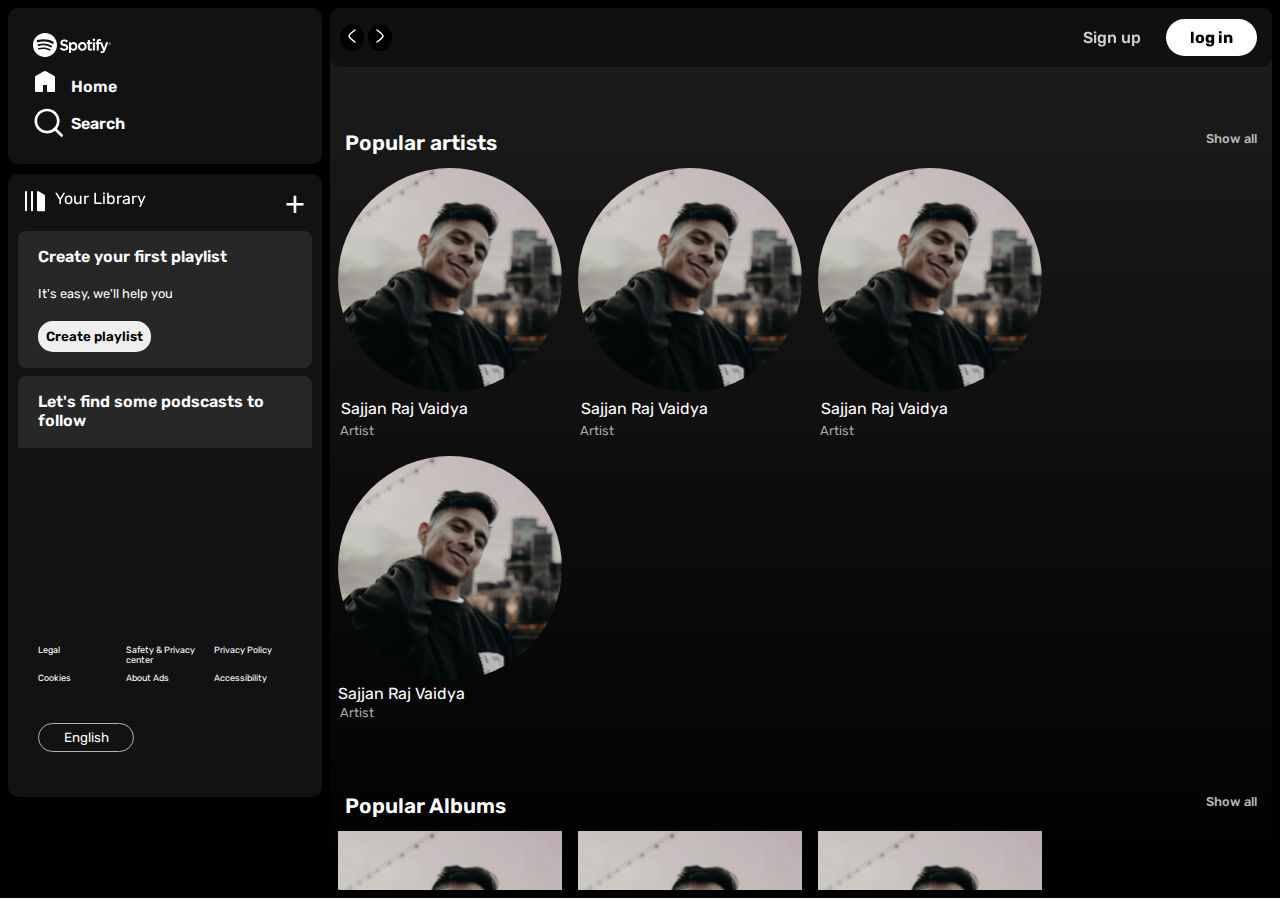
<file: index.html>
<!DOCTYPE html>
<html lang="en">

<head>
    <meta charset="UTF-8">
    <meta name="viewport" content="width=\, initial-scale=1.0">
    <title>Spotify Clone</title>
    <link rel="stylesheet" href="leftindex.css">
    <link rel="stylesheet" href="rightindex.css">
    <link rel="stylesheet" href="utility.css">
</head>

<body>
    <div class="container blackBg">
        <div class="left blackBg">

            <div class="top grayBg">
                <ul class="lists">
                    <li><img src="svgs/logo.svg" alt="logo" class="logo"></li>
                    <li><img src="svgs/home.svg" alt="home" class="home">Home</li>
                    <li><img src="svgs/search.svg" alt="search" class="search">Search</li>
                </ul>

            </div>


            <div class="bottom grayBg">
                <header class="bottomhead">
                    <span><img src="svgs/library.svg">Your Library</span>
                    <span id="plus">+</span>
                </header>
                
                <div class="bottommid grayBg">
                    <div class="bottomMid1 grayerBg">
                        <div class="bottomMidText1">Create your first playlist</div>
                        <div class="bottomMidText2">It's easy, we'll help you</div>
                        <button class="createPlaylist">Create playlist</button>
                    </div>
                    <div class="bottomMid1 grayerBg">
                        <div class="bottomMidText1">Let's find some podscasts to follow</div>
                        <div class="bottomMidText2">We'll keep you updated on new episodes.</div>
                        <button class="createPlaylist">Browse podcasts</button>
                    </div>

                </div>

                <footer class="bottomfooter_container">
                    <div class="bottomfooter">
                        <div>Legal</div>
                        <div>Safety & Privacy center</div>
                        <div>Privacy Policy</div>
                        <div>Cookies</div>
                        <div>About Ads</div>
                        <div>Accessibility</div>
                    </div>
                    <button class="lang_sel">English</button>
                </footer>

            </div>
        </div>



        <div class="right ">

            <div class="navbar">
                <div class="leftbtn">
                    <button class="arrow_btn"><img src="svgs/leftpointer.svg"> </button>
                    <button class="arrow_btn"><img src="svgs/rightpointer.svg"> </button>
                </div>
                <div class="rightbtn">
                    <button id="signup">Sign up</button>
                    <button id="login">log in</button>
                </div>
            </div>


            <div class="popularArtist">
                <div class="band">
                    <span id="span1">Popular artists</span>
                    <span id="span2">Show all</span>
                </div>
                <div class="profiles">


                    <div class="card" onclick="redirect()"><a href="index1.html"></a>
                        <div><img class="cardImage" src="svgs/sajjan.jpg"><img class="play" src="svgs/play.svg"></div>
                        <div class="name">Sajjan Raj Vaidya</div>
                        <div class="KnownAs">Artist</div>
                    </div>
                    <div class="card">
                        <img class="cardImage" src="svgs/sajjan.jpg"><img class="play" src="svgs/play.svg">
                        <div class="name">Sajjan Raj Vaidya</div>
                        <div class="KnownAs">Artist</div>
                    </div>
                    <div class="card">
                        <div><img class="cardImage" src="svgs/sajjan.jpg"><img class="play" src="svgs/play.svg"></div>
                        <div class="name">Sajjan Raj Vaidya</div>
                        <div class="KnownAs">Artist</div>
                    </div>
                    <div class="card">
                        <div><img class="cardImage" src="svgs/sajjan.jpg"><img class="play" src="svgs/play.svg"></div>
                        <div>Sajjan Raj Vaidya</div>
                        <div class="KnownAs">Artist</div>
                    </div>


                </div>
            </div>

            <div class="popularArtist">
                <div class="band">
                    <span id="span1">Popular Albums</span>
                    <span id="span2">Show all</span>
                </div>
                <div class="profiles">


                    <div class="card">
                        <div><img class="cardImage2" src="svgs/sajjan.jpg"><img class="play" src="svgs/play.svg"></div>
                        <div class="name">Sajjan Raj Vaidya</div>
                        <div class="KnownAs">Artist</div>
                    </div>
                    <div class="card">
                        <div><img class="cardImage2" src="svgs/sajjan.jpg"><img class="play" src="svgs/play.svg"></div>
                        <div class="name">Sajjan Raj Vaidya</div>
                        <div class="KnownAs">Artist</div>
                    </div>
                    <div class="card">
                        <div><img class="cardImage2" src="svgs/sajjan.jpg"><img class="play" src="svgs/play.svg"></div>
                        <div class="name">Sajjan Raj Vaidya</div>
                        <div class="KnownAs">Artist</div>
                    </div>
                    <div class="card">
                        <div><img class="cardImage2" src="svgs/sajjan.jpg"><img class="play" src="svgs/play.svg"></div>
                        <div class="name">Sajjan Raj Vaidya</div>
                        <div class="KnownAs">Artist</div>
                    </div>
                </div>
            </div>


            <div class="popularArtist">
                <div class="band">
                    <span id="span1">Popular radio</span>
                    <span id="span2">Show all</span>
                </div>
                <div class="profiles">


                    <div class="card">
                        <div><img class="cardImage2" src="svgs/sajjan.jpg"><img class="play" src="svgs/play.svg"></div>
                        <div class="name">Sajjan Raj Vaidya</div>
                        <div class="KnownAs">Artist</div>
                    </div>
                    <div class="card">
                        <div><img class="cardImage2" src="svgs/sajjan.jpg"><img class="play" src="svgs/play.svg"></div>
                        <div class="name">Sajjan Raj Vaidya</div>
                        <div class="KnownAs">Artist</div>
                    </div>
                    <div class="card">
                        <div><img class="cardImage2" src="svgs/sajjan.jpg"><img class="play" src="svgs/play.svg"></div>
                        <div class="name">Sajjan Raj Vaidya</div>
                        <div class="KnownAs">Artist</div>
                    </div>
                    <div class="card">
                        <div><img class="cardImage2" src="svgs/sajjan.jpg"><img class="play" src="svgs/play.svg"></div>
                        <div class="name">Sajjan Raj Vaidya</div>
                        <div class="KnownAs">Artist</div>
                    </div>
                </div>
            </div>

            <div class="endtextsContainer">
                <div class="endTexts">
                    <div class="column col1">
                        <div class="bold">Company</div>
                        <div class="endtext">About</div>
                        <div class="endtext">Jobs</div>
                        <div class="endtext">For The Record</div>
                    </div>
                    <div class="column col2">
                        <div class="bold">Communities</div>
                        <div class="endtext">For Artists</div>
                        <div class="endtext">Developers</div>
                        <div class="endtext">Advertising</div>
                        <div class="endtext">Investors</div>
                        <div class="endtext">Vendors</div>
                    </div>
                    <div class="column col3">
                        <div class="bold">Useful links</div>
                        <div class="endtext">Support</div>
                        <div class="endtext">Free Mobile App</div>
                    </div>
                    <div class="column col4">
                        <div class="bold">Spotify Plans</div>
                        <div class="endtext">Premium Individual</div>
                        <div class="endtext">Premium Duo</div>
                        <div class="endtext">Premium Family</div>
                        <div class="endtext">Premium Student</div>
                        <div class="endtext">Spotify Free</div>
                    </div>
                </div>
                <div class="SocialLogos">
                    <button class="socialLogo"><img src="svgs/insta.svg" alt="insta"></button>
                    <button class="socialLogo"><img src="svgs/twitter.svg" alt="twitter"></button>
                    <button class="socialLogo"><img src="svgs/facebook.svg" alt="facebook"></button>
                </div>
            </div>


            <div class="line"></div>
            <div class="copyright">© 2024 Spotify AB</div>
        </div>

    </div>


    <script src="index.js"></script>
</body>

</html>
</file>
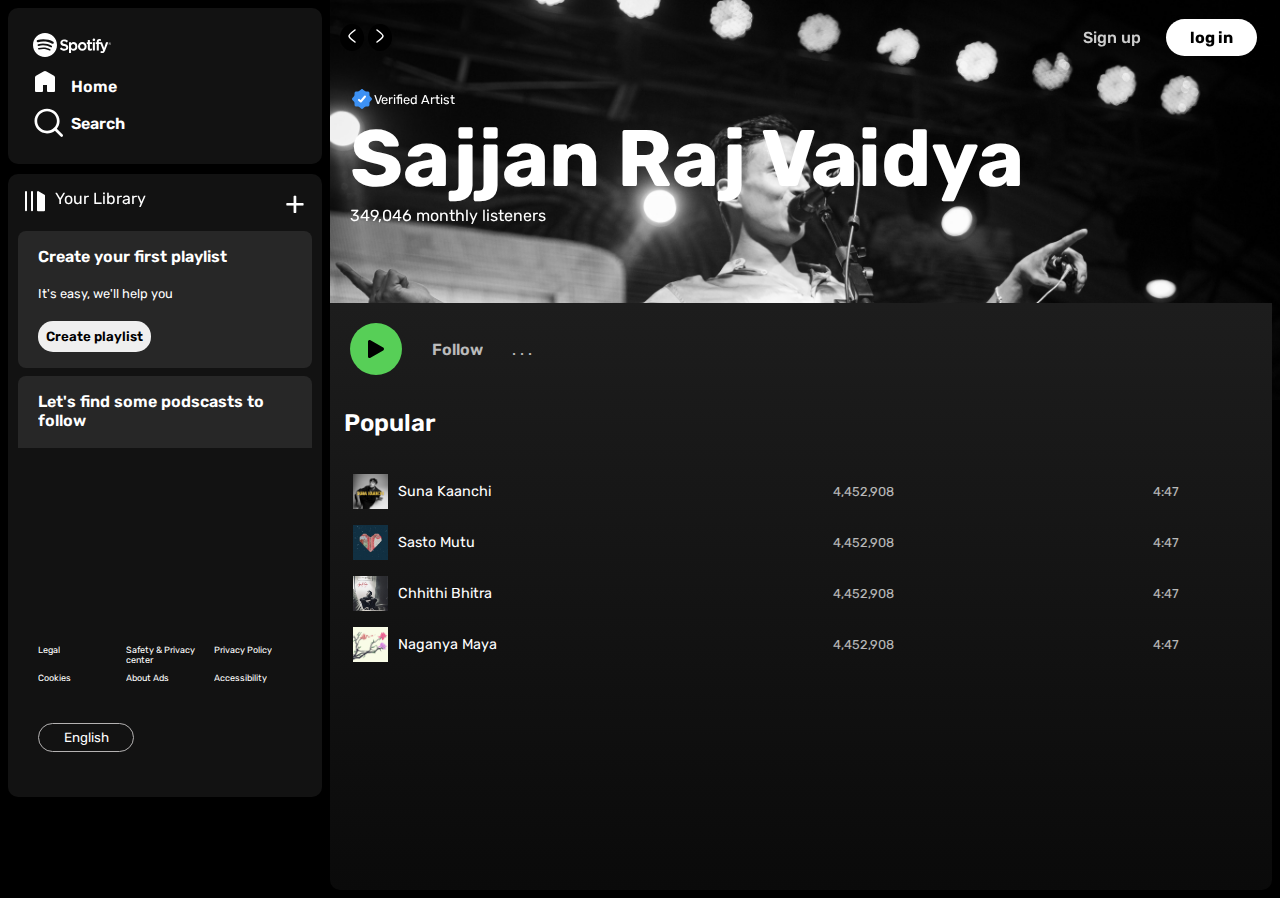
<file: index1.html>
<!DOCTYPE html>
<html lang="en">

<head>
    <meta charset="UTF-8">
    <meta name="viewport" content="width=device-width, initial-scale=1.0">
    <title>Artist Page</title>
    <link rel="stylesheet" href="leftindex.css">
    <link rel="stylesheet" href="rightindex.css">
    <link rel="stylesheet" href="utility.css">
    <link rel="stylesheet" href="index1.css">
</head>

<body>

    <div class="container blackBg">
        <div class="left blackBg">

            <div class="top grayBg">
                <ul class="lists">
                    <li><img src="svgs/logo.svg" alt="logo" class="logo"></li>
                    <li id="HomeButton"><img src="svgs/home.svg" alt="home" class="home">Home</li>
                    <li><img src="svgs/search.svg" alt="search" class="search">Search</li>
                </ul>

            </div>


            <div class="bottom grayBg">
                <header class="bottomhead">
                    <span><img src="svgs/library.svg">Your Library</span>
                    <span id="plus">+</span>
                </header>

                <div class="bottommid grayBg">
                    <div class="bottomMid1 grayerBg">
                        <div class="bottomMidText1">Create your first playlist</div>
                        <div class="bottomMidText2">It's easy, we'll help you</div>
                        <button class="createPlaylist">Create playlist</button>
                    </div>
                    <div class="bottomMid1 grayerBg">
                        <div class="bottomMidText1">Let's find some podscasts to follow</div>
                        <div class="bottomMidText2">We'll keep you updated on new episodes.</div>
                        <button class="createPlaylist">Browse podcasts</button>
                    </div>

                </div>

                <footer class="bottomfooter_container">
                    <div class="bottomfooter">
                        <div>Legal</div>
                        <div>Safety & Privacy center</div>
                        <div>Privacy Policy</div>
                        <div>Cookies</div>
                        <div>About Ads</div>
                        <div>Accessibility</div>
                    </div>
                    <button class="lang_sel">English</button>
                </footer>

            </div>
        </div>



        <div class="right">


            <div class="navbar20">
                <div class="leftbtn">
                    <button class="arrow_btn arrow_btn1"><img src="svgs/leftpointer.svg"> </button>
                    <button class="arrow_btn"><img src="svgs/rightpointer.svg"> </button>
                </div>
                <div class="rightbtn">
                    <button id="signup">Sign up</button>
                    <button id="login">log in</button>
                </div>
            </div>

            <div class="Banner">
            </div>

            <div class="imageContainer">
                <div class="imageContainerTexts index10">
                    <div class="verified"><img src="svgs/verified.svg">Verified Artist</div>
                    <div id="name">Sajjan Raj Vaidya</div>
                    <div id="listeners">349,046 monthly listeners</div>
                </div>

                <div class="songsContainer index10">
                    <div class="index2band">
                        <img id="playBut" src="svgs/play.svg">
                        <button class="follow">Follow</button>
                        <span id="threedot">. . .</span>
                    </div>
                    <div class="songsHolder">
                        <div id="popular">Popular</div>
                        <ol class="songs">


                            <li class="song song1">
                                <span class="songName" id="0">
                                    <img class="songImage" src="svgs/sunaKaanchicover.jpeg">Suna Kaanchi
                                </span>
                                <span class="plays">4,452,908</span>
                                 <span class="duration">4:47</span> 
                            </li>


                            <li class="song song2"><span class="songName" id="1"><img class="songImage" src="svgs/sastoMutuCover.jpeg">Sasto Mutu</span><span class="plays">4,452,908</span> <span class="duration">4:47</span> </li>


                            <li class="song song3" id="3"><span class="songName" id="2"><img class="songImage" src="svgs/chittiVitraCover.jpg">Chhithi Bhitra</span><span class="plays">4,452,908</span> <span class="duration">4:47</span> </li>


                            <li class="song song4" id="4"><span class="songName" id="3"><img class="songImage" src="svgs/naganyaMayaCover.jpeg">Naganya Maya</span><span class="plays">4,452,908</span> <span class="duration">4:47</span> </li>


                        </ol>
                    </div>
                </div>
            </div>

        </div>


    </div>



    <div id="masterPlay">
        <div id="img-container">
            <img src="svgs\sunaKaanchicover.jpeg" alt="" id="song-img">
            <span id="song-name">Suna Kaanchi</span>
        </div>

        <div class="icons">
            <img src="svgs\previous.svg">
            <img src="svgs\pause.svg" id="play-Button">
            <img src="svgs\next.svg">
        </div>
        
        <span id="CurrentStart">00:00</span>

        <div id="bar">
            <input type="range" id="seekbar" min="0" max="100">
        </div>

        <span id="CurrentEnd">2:47</span>

        <div class="additional-icons">
            <img src="svgs\bookmark.svg">
            <img src="svgs\volume.svg">
        </div>
        
    </div>

    <script src="index1.js"></script>
</body>

</html>
</file>
<file: leftindex.css>
@import url('https://fonts.googleapis.com/css2?family=Rubik:ital,wght@0,300..900;1,300..900&display=swap');

* {
    font-family: "Rubik", sans-serif;
    margin: 0;
    padding: 0;
    overflow: hidden;
}
.container {
    display: flex;
    color: white;
    padding: 8px;
    gap: 8px;
    overflow-y: hidden;
}
.left {
    position: sticky;
    top: 0;
    width: 25%;
    max-height: 96vh;
}
.right {
    width: 75%;
    border-radius: 10px;
    background-image: linear-gradient(#1d1d1d, black);
    height: 98vh;
    overflow-x: hidden;
    overflow-y: scroll;
}
.logo {
    height: 2rem;
    cursor: pointer;
}
.home, .search {
    width: 2rem;
    height: 2rem;
    cursor: pointer;
}
.top ul li {
    list-style: none;
    display: flex;
    margin: 5px;
    gap: 6px;
    align-items: center;
    font-weight: 600;
    cursor: pointer;
}
.top {
    margin-bottom: 10px;
    padding: 20px;
    border-radius: 10px;
}
.bottom {
    min-height: 67vh;
    padding: 10px;
    border-radius: 10px;
    position: relative;
}
.bottomhead {
    display: flex;
    justify-content: space-between;
    align-items: center;
}
.bottomhead span{
    padding: 5px;
    height: 1.8rem;
    display: flex;
    align-items: center;
    font-size: 1 rem;
    align-items: normal;
}

.bottomhead img {
    height: 1.8rem;
    width: 2rem;
    filter: invert();
    top: 1px;
}
#plus {
    font-size: 2rem;
    cursor: pointer;
    border-radius: 50%;
    height: 2rem;
    width: 2rem;
    justify-content: center;
    padding: 1px;
    align-items: inherit;
}
.bottommid {
    height: 25vh;
    overflow-y: scroll;
    align-items: center;
    justify-content: center;
}
.bottomMid1 {
    display: flex;
    flex-direction: column;
    height: fit-content;
    border-radius: 8px;
    gap: 20px;
    margin: 8px 0;
    padding: 16px 20px;
}
.bottomMidText1 {
    font-weight: 600;
}
.bottomMidText2 {
    font-size: 0.8rem;
}
.createPlaylist {
    width: fit-content;
    padding: 8px;
    font-weight: 600;
    border-radius: 15px;
    border: none;
    cursor: pointer;
}
.createPlaylist:hover {
    padding: 7.5px;
    font-size: 0.85rem;
}
.bottomfooter {
    display: grid;
    grid-template-columns: repeat(3, 1fr);
    font-size: 9px;
    gap: 8px;
    margin: 0rem 0.5rem 2.5rem 0rem
}
.bottomfooter div {
    width: fit-content;
}
.bottomfooter_container {
    margin: 20px;
    display: fixed;
    bottom: 20px;
    position: absolute;
    height: 7rem;
}
button.lang_sel {
    background-color: #121212;
    border: 0.5px solid rgb(180, 178, 178);
    border-radius: 15px;
    color: white;
    padding: 6px;
    width: 6rem;
    height: auto;
    align-items: center;
    justify-content: center;
    cursor: pointer;
}
.lang_sel:hover {
    border: 0.5px solid rgb(255, 255, 255);
    font-size: 13.5px;
}
</file>
<file: rightindex.css>
@import url('https://fonts.googleapis.com/css2?family=Rubik:ital,wght@0,300..900;1,300..900&display=swap');
* {
    font-family: "Rubik", sans-serif;
    margin: 0;
    padding: 0;
}
.navbar {
    top: 0;
    max-width: 100%;
    background-color: #101010f3;
    display: flex;
    justify-content: space-between;
    position: sticky;
    padding: 5px;
    align-items: center;
    height: 49px;
    border-radius: 10px;
    z-index: 10;
}

.leftbtn {
    filter: invert();
    padding: 5px;
    gap: 10px;
    /* border: 2px solid white; */
}
.arrow_btn {
    border: none;
    border-radius: 50%;
    cursor: pointer;
    background-color: white;
    /* border: 2px solid white; */
}
#signup {
    background-color: rgba(0, 0, 0, 0);
    color: white;
    opacity: 0.8;
    margin: 0px 25px 0px 25px;
    border: none;
    font-size: 1rem;
    font-weight: 500;
    cursor: pointer;
}
#signup:hover {
    opacity: 1;
    /* font-size: 1.05rem; */
}
.rightbtn {
    display: flex;
    width: 13rem;
    /* border: 1px solid white; */
    padding: 1px;
}
#login {
    background-color: white;
    padding: 9px 24px 9px 24px;
    border: none;
    border-radius: 20px;
    font-weight: 700;
    font-size: 1rem;
    cursor: pointer;
}
#login:hover {
    padding: 10px 25px 10px 25px;
}
.band {
    display: flex;
    justify-content: space-between;
    margin: 4rem 15px 5px 15px;
}
#span1 { 
    font-size: 1.3rem;
    font-weight: 600;
    cursor: pointer;
}
#span1:hover {
    text-decoration: underline;
}
#span2 {
    font-size: 0.8rem;
    color: rgb(185, 184, 184);
    font-weight: 500;
    cursor: pointer;
}
#span2:hover {
    text-decoration: underline;
}
.profiles {
    width: fit-content;
    display: flex;
    flex-flow: row wrap;
}
.card {
    padding: 8px;
    border-radius: 7px;
    position: relative;
    cursor: pointer;
}
.card:hover {
    background-image: linear-gradient(#121212, #1d1d1d);
}
.card:hover .play {
    opacity: 1;
    bottom: 70px;
    transition: 0.2s;
}
.cardImage {
    height: 14rem;
    width: 14rem;
    overflow: hidden;
    border-radius: 50%;
}
.play {
    background-color: #1fdf64;
    border-radius: 50%;
    padding: 6px;
    position: absolute;
    right: 27px;
    bottom: 65px;
    opacity: 0;
    transition: 0.2s;
    border: none;
}
.play:hover {
    padding: 7px;
}
.KnownAs {
    color: rgb(170, 169, 169);
    font-size: 0.8rem;
    padding: 2px;
}
.cardImage2 {
    height: 14rem;
    width: 14rem;
    overflow: hidden;
}
.name {
    padding: 3px;
}
.endTexts {
    width: 70%;
    display: grid;
    grid-template-columns: repeat(4, 1fr);
    margin: 4rem 2rem 2rem 2rem;
}
.endtextsContainer {
    display: flex;
}
.line {
    border: 0.1px solid rgba(77, 76, 76, 0.712);
    width: 80%;
    margin: auto;
}
.copyright {
    font-size: 0.9rem;
    color: rgb(114, 113, 113);
    margin: 5rem 5rem 5rem 2rem;
}
</file>
<file: utility.css>
.grayBg {
    background-color: #121212;
}
.blackBg {
    background-color: black;
}
.margin2 {
    margin: 2px;
}
.top img {
    filter: invert(1);
}
.bold {
    font-weight: 600;
    cursor: pointer;
}
.bold:hover {
    text-decoration: underline;
}

.endtext {
    font-size: 0.8rem;
    color: rgb(187, 185, 185);
    cursor: pointer;
}
.endtext:hover {
    color: white;
    text-decoration: underline;
}
.column {
    display: flex;
    flex-direction: column;
    gap: 8px;
}
.SocialLogos {
    margin-top: 4rem;
    background-color: white;
    filter: invert();
    background-color: transparent;
}
.socialLogo {
    border: none;
    margin: 2px;
    background-color: rgb(235, 231, 231);
    padding: 8px;
    border-radius: 50%;
}
.socialLogo:hover {
    background-color: rgb(190, 188, 188);
}

.grayerBg {
    background-color: #272727;;
}


::-webkit-scrollbar {
    width: 12px;
}

::-webkit-scrollbar-track {
    background: #121212;
}

::-webkit-scrollbar-thumb {
    background-color: #555;
    border-radius: 10px;
    border: 3px solid #2c2c2c;
}
.index-1 {
 z-index: -1;
}
.index-2 {
    z-index: -2;
}
.index10 {
    z-index: 10;
}
</file>
<file: index1.css>
@import url('https://fonts.googleapis.com/css2?family=Rubik:ital,wght@0,300..900;1,300..900&display=swap');
* {
    font-family: "Rubik", sans-serif;
    margin: 0;
    padding: 0;
}
.Banner {
    top: 0;
    position: absolute;
    height: 25rem;
    width: inherit;
    background-image: url(svgs/sajjanBanner.jpg);
    background-size: cover;
}

.navbar20 {
    top: 0;
    max-width: 100%;
    display: flex;
    justify-content: space-between;
    position: sticky;
    padding: 5px;
    align-items: center;
    height: 49px;
    border-radius: 10px;
    z-index: 10;
}

.imageContainer {
    display: flex;
    flex-direction: column;
    gap: 10px;  
    
}
.imageContainerTexts {
    display: flex;
    flex-direction: column;
    padding: 20px;
}
.verified {
    display: flex;
    font-size: 0.8rem;
    align-items: center;
}
#name {
    font-size: 5rem;
    font-weight: 700;
}
#listeners {
    font-size: 1rem;
}
.songsContainer {
    margin-top: 3rem;
    display: flex;
    flex-direction: column;
    background-image: linear-gradient(#1d1d1d, black);
    height: 100vh;
}
#playBut {
    height: 2rem;
    width: 2rem;
    border: 2px solid white;
    padding: 10px;
    border-radius: 50%;
    background-color: rgb(87, 207, 87);
    border: none;
    cursor: pointer;
}
#playBut:hover {
    background-color: rgb(96, 226, 96);
}
.index2band {
    padding: 20px;
    display: flex;
    gap: 15px;
    align-items: center;
}
.follow {
    background-color: transparent;
    border: none;
    color: white;
    font-weight: 600;
    border-radius: 10px;
    width: 5rem;
    font-size: 1rem;
    opacity: 0.7;
    cursor: pointer;
}
.follow:hover {
    opacity: 1;
}
#threedot {
    cursor: pointer;
    opacity: 0.7;
}
#threedot:hover {
    opacity: 1;
}
#popular {
    padding: 14px;
    font-size: 1.5rem;
    font-weight: 600;
}
.songs {
    display: flex;
    flex-direction: column;
    z-index: 10;
    padding: 15px;
}
.songImage {
    height: 35px;
}
.song {
    display: flex;
    padding: 8px;
    align-items: center;
    cursor: pointer;
}
.song:hover {
    background-color: #303030;
}
.songName {
    display: flex;
    align-items: center;
    gap: 10px;
    font-size: 0.9rem;
    width: 30rem;
}
.plays {
    font-size: 0.8rem;
    opacity: 0.7;
    width: 20rem;
}
.duration {
    opacity: 0.7;
    font-size: 0.8rem;
}

#masterPlay {
    z-index: 100;
    position: fixed;
    /* border: 2px solid white; */
    color: white;
    width: 96.5vw;
    height: 2.8rem;
    background-color: rgb(0, 0, 0);
    align-items: center;
    /* display: flex; */
    display: none;
    padding: 5px 20px;
    bottom: 0;
    gap: 4rem;
}
#img-container {
    display: flex;
    align-items: center;
    gap: 0.8rem;
}

#song-img {
    width: 32px;
    height: 32px;
}

.icons img {
    filter: invert();
    height: 1.2rem;
    cursor: pointer;
}

#CurrentStart, #CurrentEnd {
    font-size: 13px;
}

#bar {
    position: relative;
    display: flex;
    background-color: inherit;
    height: 18px;
    width: 50%;
    align-items: center;
}

#seekbar {
    height: 18px;
    cursor: pointer;
    width: 100%;
} 

#dot::before {
    left: 1px;
    position: absolute;
    background-color: aqua;
    width: 15px;
    height: 15px;
    border-radius: 50%;
    z-index: 9999;
}
.additional-icons {
    display: flex;
    gap: 10px;
    filter: invert();
}
</file>
